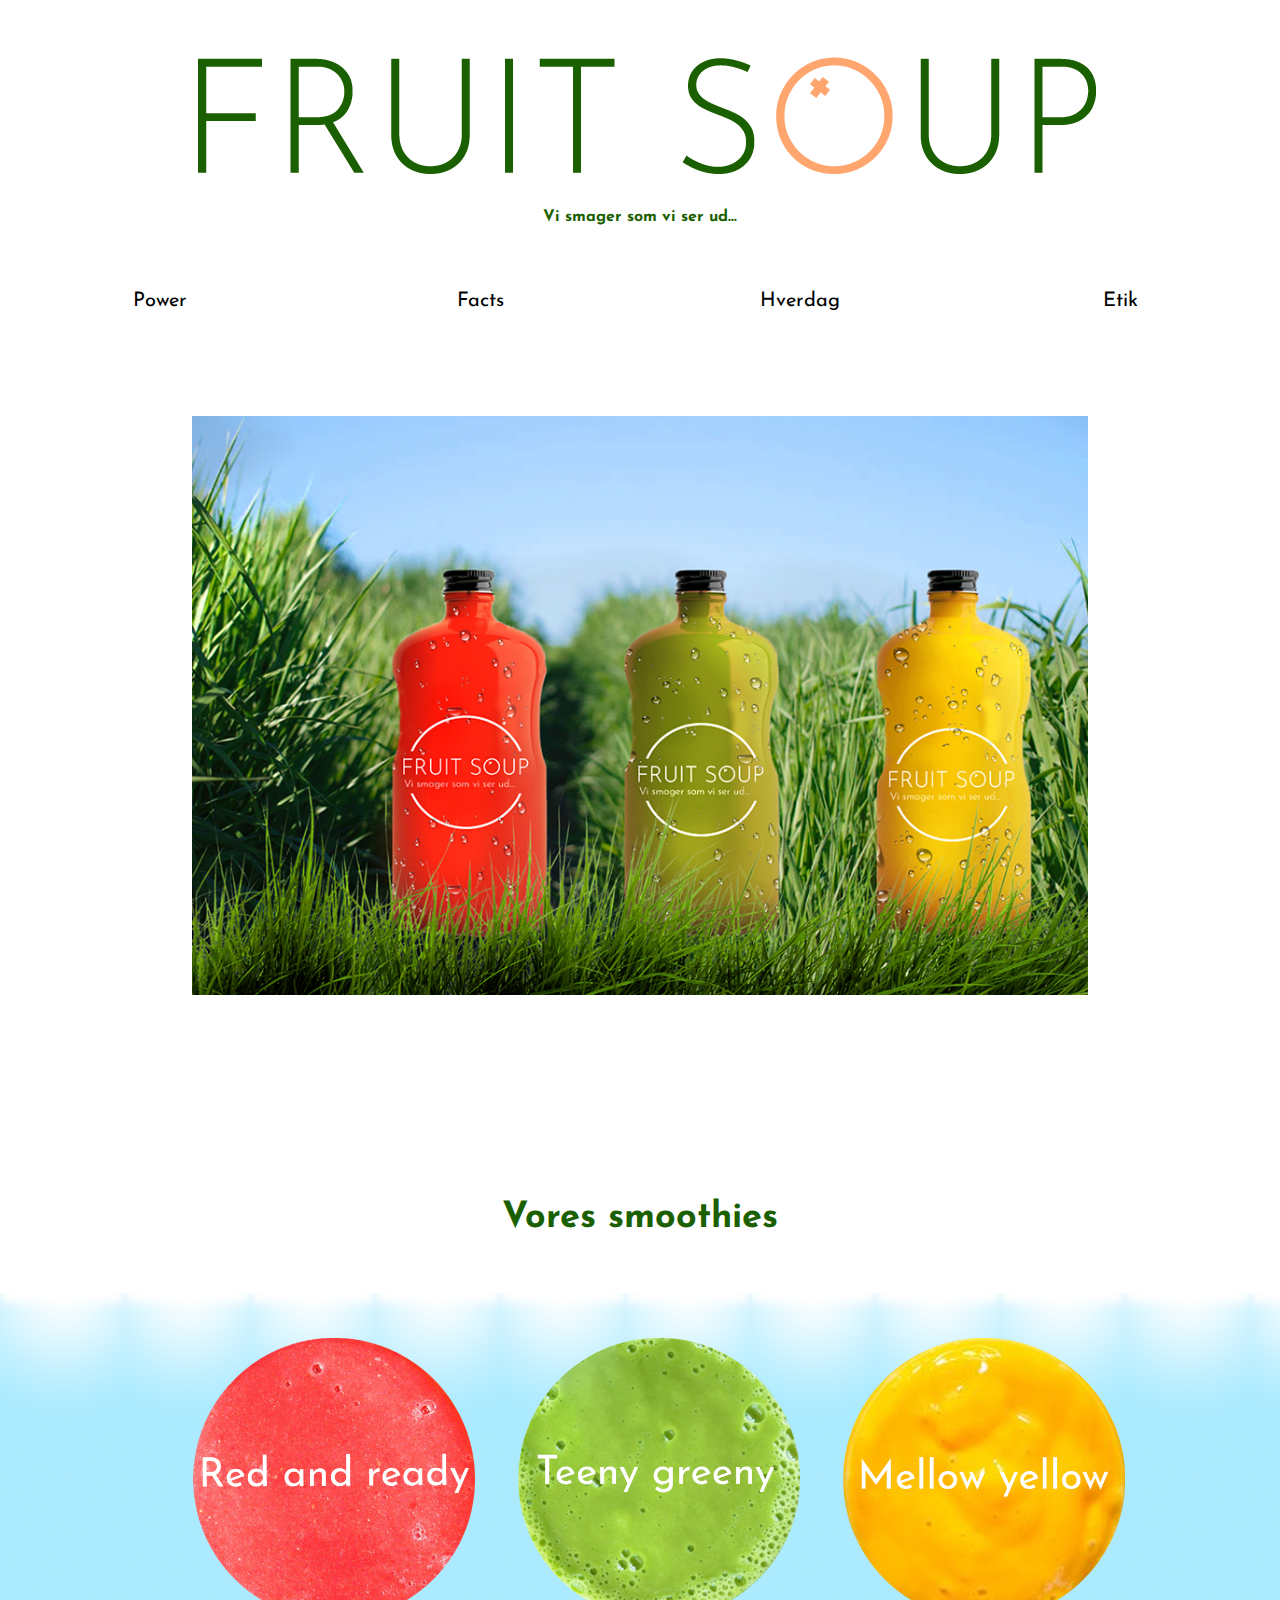
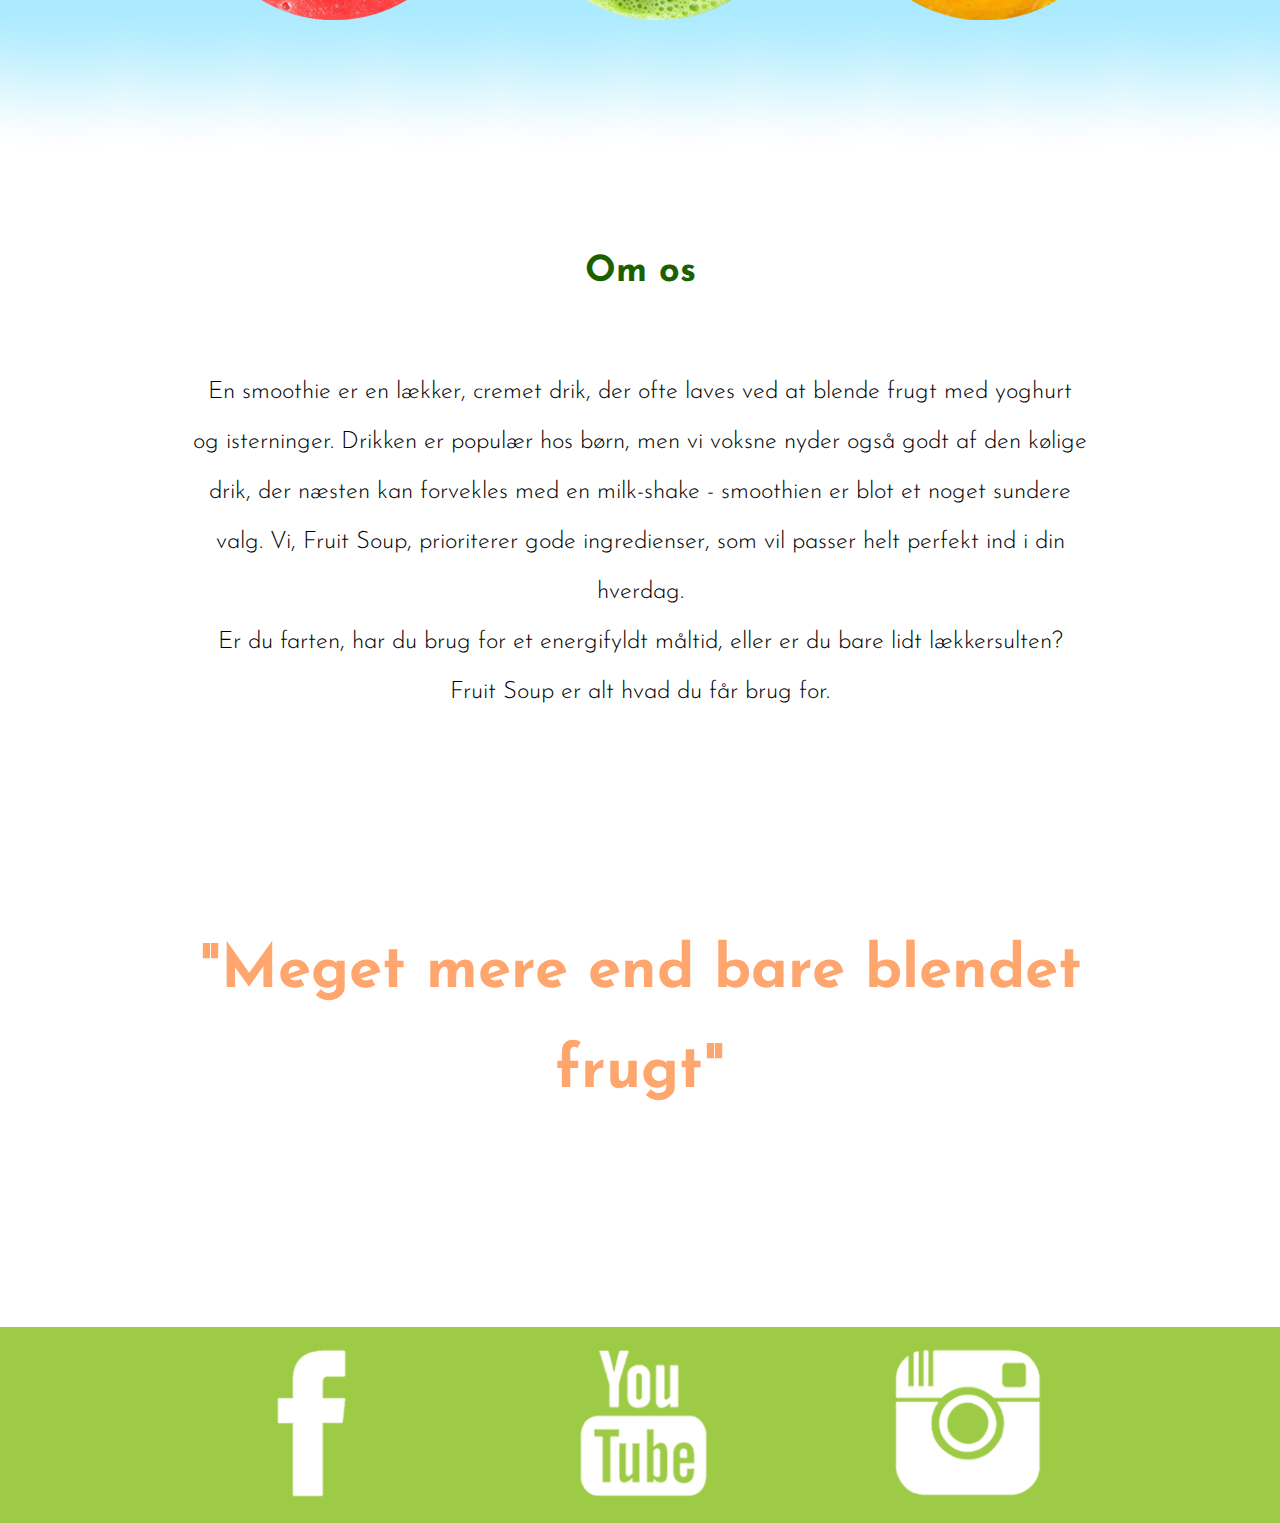
<file: tema2/index.html>
<!DOCTYPE html>
<html>
<head>
    <meta charset="utf-8">
    <meta name="viewport" content="width=device-width, initial-scale=1.0" >
    <link href="index.css" rel="stylesheet" type="text/css">
    <link href="https://fonts.googleapis.com/css?family=Josefin+Sans:300,400" rel="stylesheet">
    <title>Fruit Soup</title>


</head>

<body>

  <!-- skal der være en wrapper? og hvad gør den?-->
<a href="index.html">
  <center>
  <figure>
    <img class="logo" src="img/fuitsouplogo960.png" alt="fruitsoup" style="width:960;height:128">
  </figure>
</a>

  <h1>Vi smager som vi ser ud...</h1>

  <!--Navi bar-->
  <nav class= "topnav">
    <!--a class="active" href="index.html"></a>-->
    <a href="power.html">Power</a>
    <a href="facts.html">Facts</a>
    <a href="hverdag.html">Hverdag</a>
    <a href="etik.html">Etik</a>
   </nav>

   <img class="grass" src="img/grass.jpg" alt="smoothies" style="width:100%;height:auto;">


   <h2>Vores smoothies</h2>
   <center>
    <div class="smoot">
     <img class="cirkel" src="img/red.png" alt="red smoothie" style="width:500;height:500;">
     <img class="cirkel" src="img/green.png" alt="green smoothie" style="width:500;height:500;">
     <img class="cirkel" src="img/yellow.png" alt="yellow smoothie" style="width:500;height:500">
   </div>
  </center>


   <h2 class="om" >Om os</h2>
   <p> En smoothie er en lækker, cremet drik, der ofte laves ved at blende frugt med yoghurt og isterninger. Drikken er populær hos børn, men vi voksne nyder også godt af den kølige drik, der næsten kan forvekles med en milk-shake - smoothien er blot et noget sundere valg. Vi, Fruit Soup, prioriterer gode ingredienser, som vil passer helt perfekt ind i din hverdag. <br> Er du farten, har du brug for et energifyldt måltid, eller er du bare lidt lækkersulten? <br> Fruit Soup er alt hvad du får brug for.
   </p>

   <h3>"Meget mere end bare blendet frugt" </h3>

   <footer class="page-footer">
    <ul>
      <a href="https://www.facebook.com/Shrek/?fref=ts" target="_blank">
        <img class="knap" src="img/facebook.png" alt="facebook" style="width:200;height:200;">
      </a>
      <a href="https://www.youtube.com/watch?v=Uo2SNtFofWI" target="_blank">
        <img class="knap" src="img/youtube.png" alt="youtube" style="width:200;height:200;">
      </a>
      <a href="https://www.instagram.com/shrek._.fanpage/?hl=da" target="_blank">
        <img class="knap" src="img/instagram.png" alt="instagram" style="width:200;height:200;">
      </a>
    </ul>
  </footer>
</file>
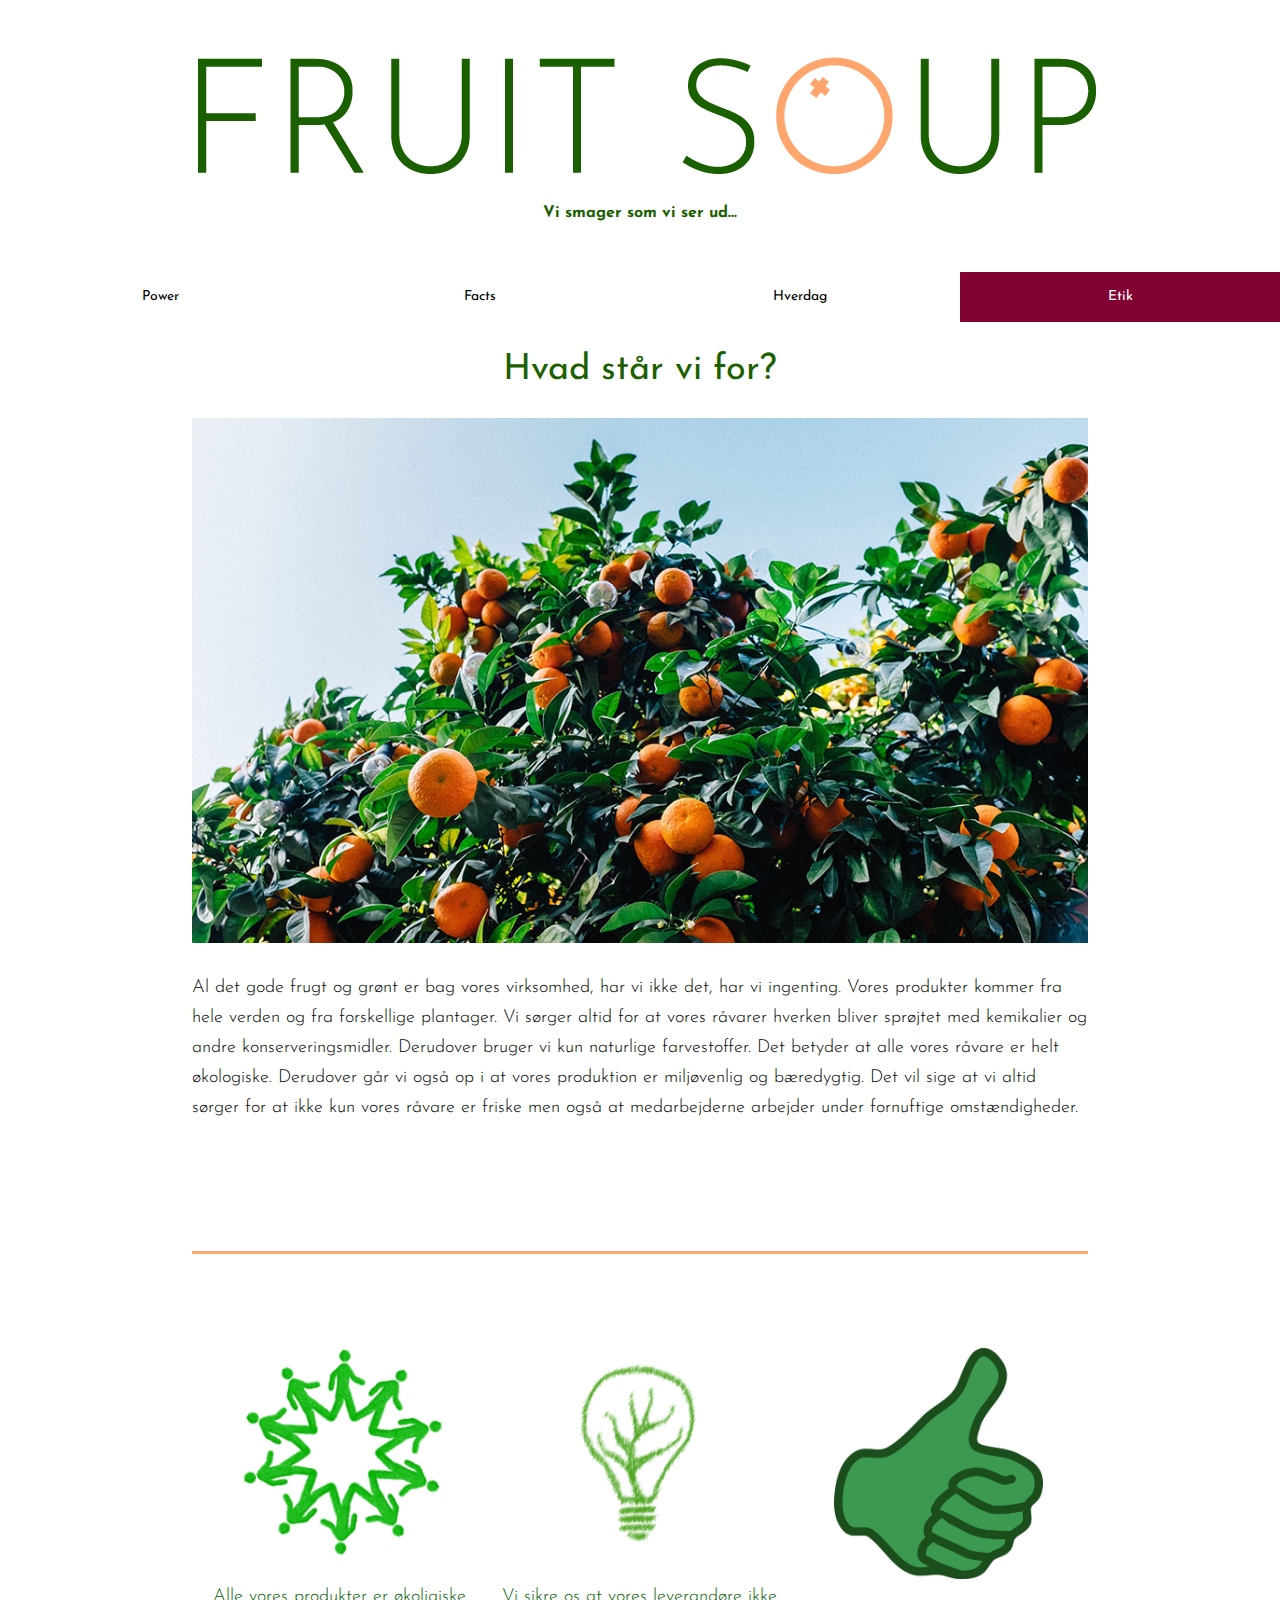
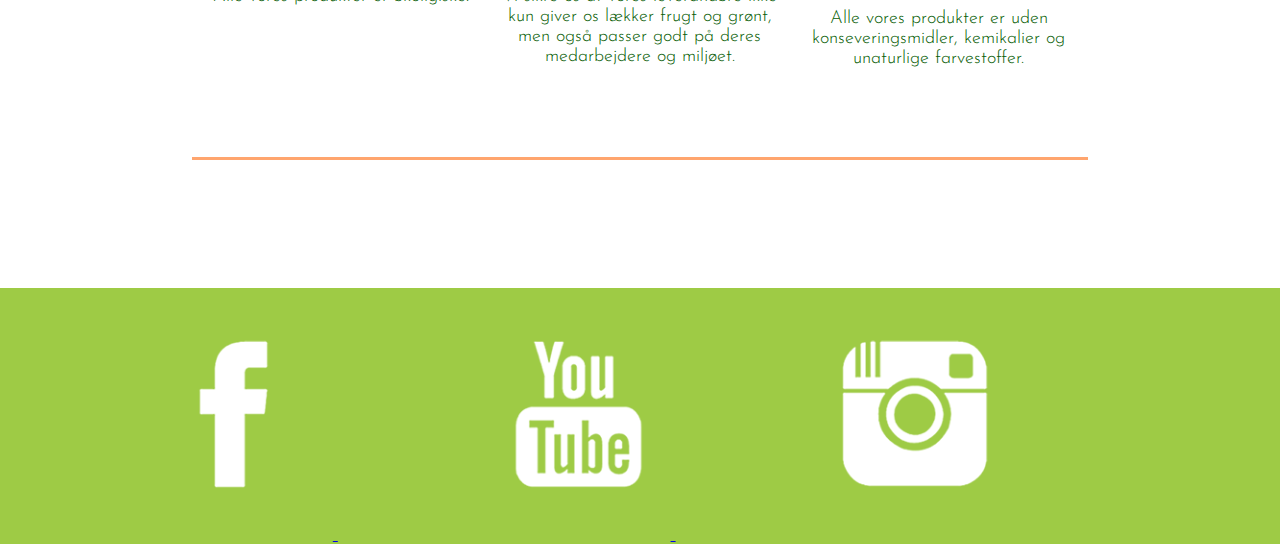
<file: tema2/etik.html>
<!DOCTYPE html>
<html>
<head>
  <!-- Kode så hjemmesiden kan jusetere sig selv på alle enheder -->
  <meta name="viewport" content="width=device-width, initial-scale=1.0">
  <meta charset="utf-8">

  <!-- Font Family-->
  <link href="https://fonts.googleapis.com/css?family=Josefin+Sans:300,400" rel="stylesheet">

  <link href="etik.css" type="text/css" rel="stylesheet">

  <title> Etik </title>
</head>

<body>

 <!-- LOGO -->
 <a href="index.html">
<img src="img/fuitsouplogo960.png" alt="Fruit Soup" style="width:960;height:128" class="logo"> </a>
  <h1>Vi smager som vi ser ud...</h1>

  <!--Navi bar-->
    <nav class= "topnav">
      <!--a class="active" href="index.html"></a>-->
      <a href="power.html">Power</a>
      <a href="facts.html">Facts</a>
      <a href="hverdag.html">Hverdag</a>
      <a class="active" href="etik.html">Etik</a>
     </nav>
  <!-- Navi bar slut-->

  <h2> Hvad står vi for? </h2>

  <img class="appelsin" src = "img/fruit.jpg" alt="Appensintræ">

  <p class="tekst">
   Al det gode frugt og grønt er bag vores virksomhed, har vi ikke det, har vi ingenting. Vores produkter kommer fra hele verden og fra forskellige plantager. Vi sørger altid for at vores råvarer hverken bliver sprøjtet med kemikalier og andre konserveringsmidler. Derudover bruger vi kun naturlige farvestoffer. Det betyder at alle vores råvare er helt økologiske. Derudover går vi også op i at vores produktion er miljøvenlig og bæredygtig. Det vil sige at  vi altid sørger for at ikke kun vores råvare er friske men også at medarbejderne arbejder under fornuftige omstændigheder.
  </p>

<!-- Billeder med tekst-->
  <div class="billeder">
  <figure class="eco">
    <img src="img/eco.jpg">
    <figcaption> Alle vores produkter er økoligiske. </figcaption>
  </figure>

  <figure class="dygtig">
    <img src="img/dygtig.jpg">
    <figcaption> Vi sikre os at vores leverandøre ikke kun giver os lækker frugt og grønt, men også passer godt på deres medarbejdere og miljøet. </figcaption>
  </figure>

  <figure class="hand">
    <img src="img/thumb.jpg">
    <figcaption> Alle vores produkter er uden konseveringsmidler, kemikalier og unaturlige farvestoffer. </figcaption>
  </figure>
 </div>
 <!-- Billeder med tekst slut -->

<!-- FOOTER -->
 <footer class="page-footer">
      <a href="https://www.facebook.com/Shrek/?fref=ts" target="_blank">
         <img class="knap" src="img/facebook.png" alt="facebook" style="width:200;height:200;">
       </a>
      <a href="https://www.youtube.com/watch?v=Uo2SNtFofWI" target="_blank">
         <img class="knap" src="img/youtube.png" alt="youtube" style="width:200;height:200;">
       </a>
     <a href="https://www.instagram.com/shrek._.fanpage/?hl=da" target="_blank">
         <img class="knap" src="img/instagram.png" alt="instagram" style="width:200;height:200;">
       </a>
   </footer>
  <!-- FOOTER SLUT-->


</body>
</html>
</file>
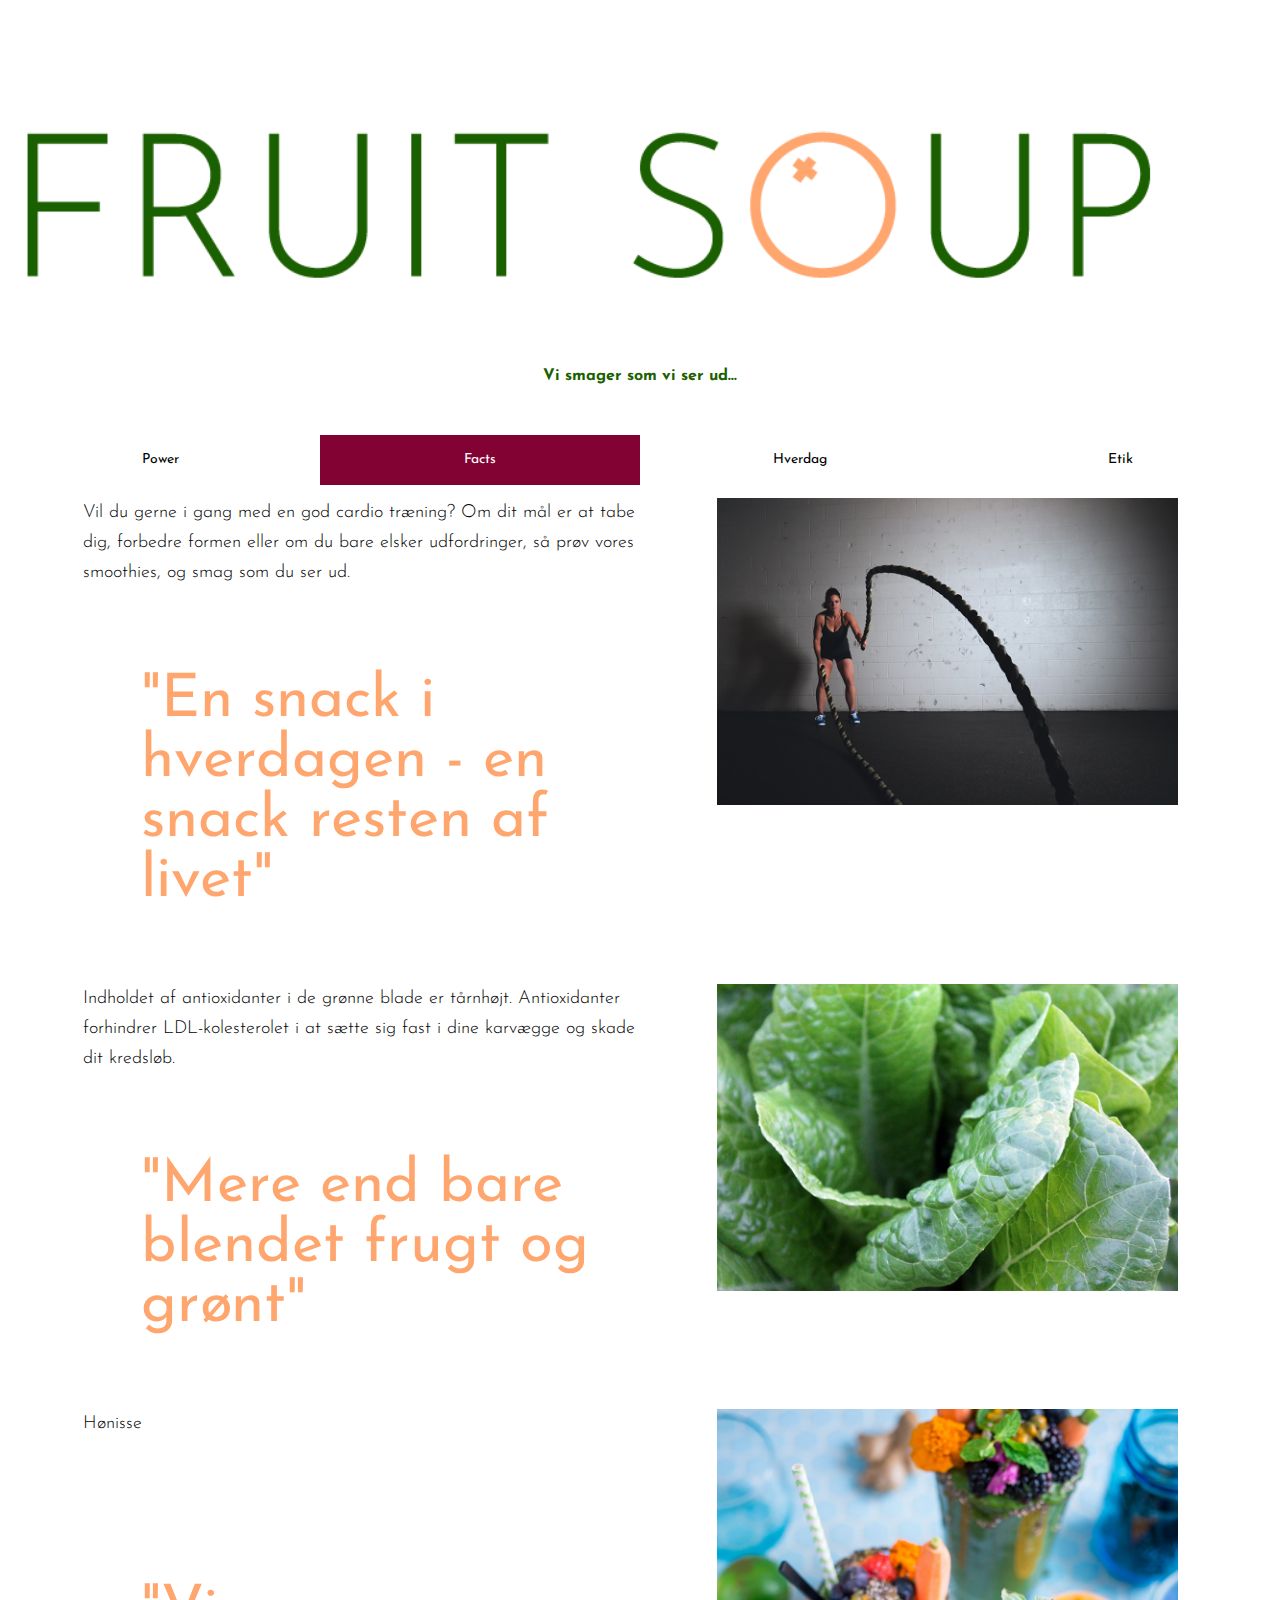
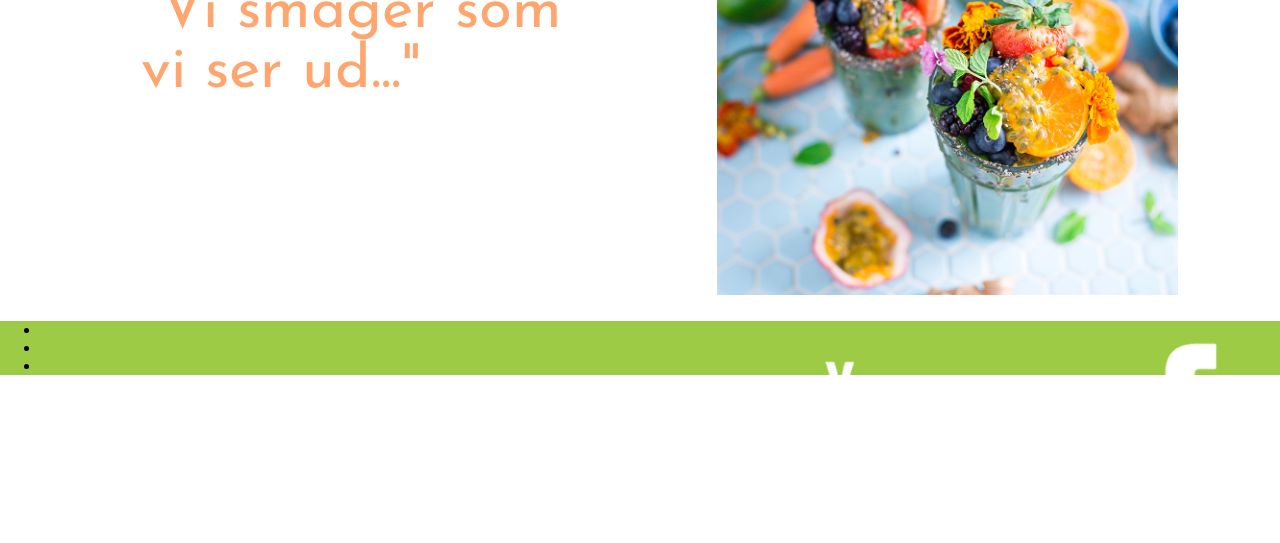
<file: tema2/facts.html>
<!DOCTYPE html>
<html lang="da">
<head>
<!--- Nedenstående er koden for at min hjemmeside er på dansk, med æ,ø og å -->
<meta http-equiv="content-type" content="text/html; charset=utf-8"/>

<!--- nedenstående er link til mit CSS -->
  <link href="facts.css" type="text/css" rel="stylesheet">

  <!--- Nedenstående er koden for at min hjemmeside strækker 100 %, afhængigt af enhedens skærmstørrelse -->
  <meta name="viewport" content="width=device-width, initial-scale=1.0">

<link href="https://fonts.googleapis.com/css?family=Josefin+Sans:300,400" rel="stylesheet">

<title>Smoothies i træningen</title>
</head>

<body>

  <figure>
    <a href="index.html">
<img src="img/fuitsouplogo960.png" alt="Fruit Soup" style="width:960;height:128" class="logo"> </a>
</figure>

   <h1>Vi smager som vi ser ud...</h1>

   <!--Navi bar-->
   <nav class= "topnav">
     <!--a class="active" href="index.html"></a>-->
     <a href="power.html">Power</a>
     <a class="active" href="facts.html">Facts</a>
     <a href="hverdag.html">Hverdag</a>
     <a href="etik.html">Etik</a>
    </nav>

<div class="box">
    <img src="img/trening.jpg" alt="træning" width="960" height="640">

   <p>Vil du gerne i gang med en god cardio træning? Om dit mål er at tabe dig, forbedre formen eller om du bare elsker udfordringer, så prøv vores smoothies, og smag som du ser ud.</p>
<h3>"En snack i hverdagen - en snack resten af livet"</h3>

</div>

<div class="box">
  <img src="img/spinat.jpg" alt="spinat" width="960" height="640">
<p>Indholdet af antioxidanter i de grønne blade er tårnhøjt. Antioxidanter forhindrer LDL-kolesterolet i at sætte sig fast i dine karvægge og skade dit kredsløb.</p>
<h3>"Mere end bare blendet frugt og grønt"</h3>

</div>

<div class="box">
  <img src="img/smoothie.jpg" alt="smoothie" width="960" height="1012">
  <p>Hønisse
  </p>
<h3>"Vi smager som vi ser ud..."</h3>

</div>


<footer class="pagefooter">
      <ul>
        <li><a href="https://www.facebook.com/Shrek/?fref=ts" target="_blank">
          <img class="knap" src="img/facebook.png" alt="facebook" style="width:200;height:200;">
        </a></li>
        <li><a href="https://www.youtube.com/watch?v=Uo2SNtFofWI" target="_blank">
          <img class="knap" src="img/youtube.png" alt="youtube" style="width:200;height:200;">
        </a></li>
      <li><a href="https://www.instagram.com/shrek._.fanpage/?hl=da" target="_blank">
          <img class="knap" src="img/instagram.png" alt="instagram" style="width:200;height:200;">
        </a></li>
      </ul>
</footer>


</body>
</html>
</file>
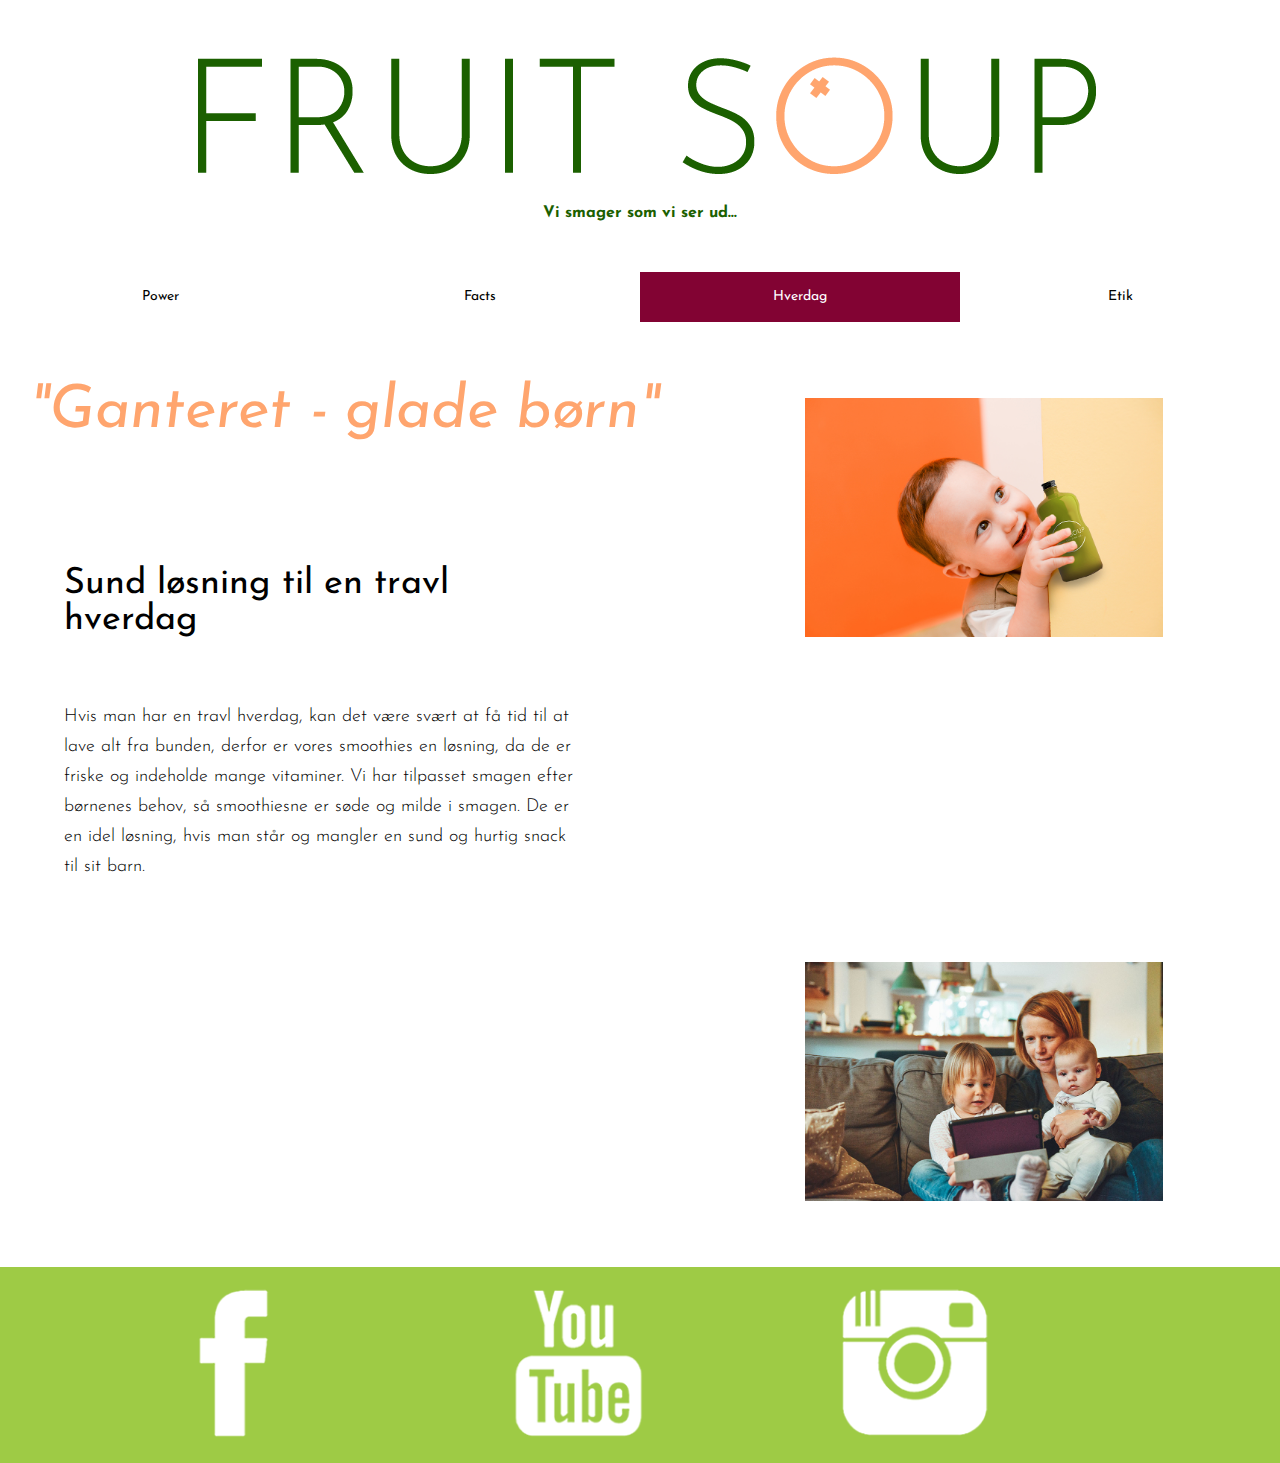
<file: tema2/hverdag.html>
<!DOCTYPE html>
<html>
<head>
    <meta charset="utf-8">
    <meta name="viewport" content="width=device-width, initial-scale=1.0" >
    <link href="hverdag.css" rel="stylesheet" type="text/css">
    <link href="https://fonts.googleapis.com/css?family=Josefin+Sans:300,400" rel="stylesheet">
    <title>Til hverdagen</title>
</head>
<body>
  <!--<div class="tilhverdagen">????-->
  <!--logo-->
  <a href="index.html">
<img src="img/fuitsouplogo960.png" alt="Fruit Soup" style="width:960;height:128" class="logo"> </a>  <!--logo slut-->
<!--motto-->
 <h1>Vi smager som vi ser ud...</h1>
<!--motto-->
<!--Navi bar-->
  <nav class= "topnav">
    <!--a class="active" href="index.html"></a>-->
    <a href="power.html">Power</a>
    <a href="facts.html">Facts</a>
    <a class="active" href="hverdag.html">Hverdag</a>
    <a href="etik.html">Etik</a>
  </nav>
  <article>
   <figure>
    <img src="img/babysmoothieny960.jpg" alt="baby with smoothie" style="width:960;height;641">
   </figure>
    <h3>"Ganteret - glade børn"</h3>
    <h2>Sund løsning til en travl hverdag</h2>
    <p>Hvis man har en travl hverdag, kan det være svært at få tid til at lave alt
      fra bunden, derfor er vores smoothies en løsning, da de er friske og indeholde
      mange vitaminer. Vi har tilpasset smagen efter børnenes behov, så smoothiesne
      er søde og milde i smagen. De er en idel løsning, hvis man står og mangler en
      sund og hurtig snack til sit barn.</p>
  <figure>
    <img class="flex" src="img/momchildren960.jpg" alt="mom with her children" style="width960;height641;">
  </figure>
  </article>
  <footer class="page-footer">
        <a href="https://www.facebook.com/Shrek/?fref=ts" target="_blank">
          <img class="knap" src="img/facebook.png" alt="facebook" style="width:200;height:200;">
        </a>
        <a href="https://www.youtube.com/watch?v=Uo2SNtFofWI" target="_blank">
          <img class="knap" src="img/youtube.png" alt="youtube" style="width:200;height:200;">
        </a>
        <a href="https://www.instagram.com/shrek._.fanpage/?hl=da" target="_blank">
          <img class="knap" src="img/instagram.png" alt="instagram" style="width:200;height:200;">
        </a>
  </footer>

</body>
</html>
</file>
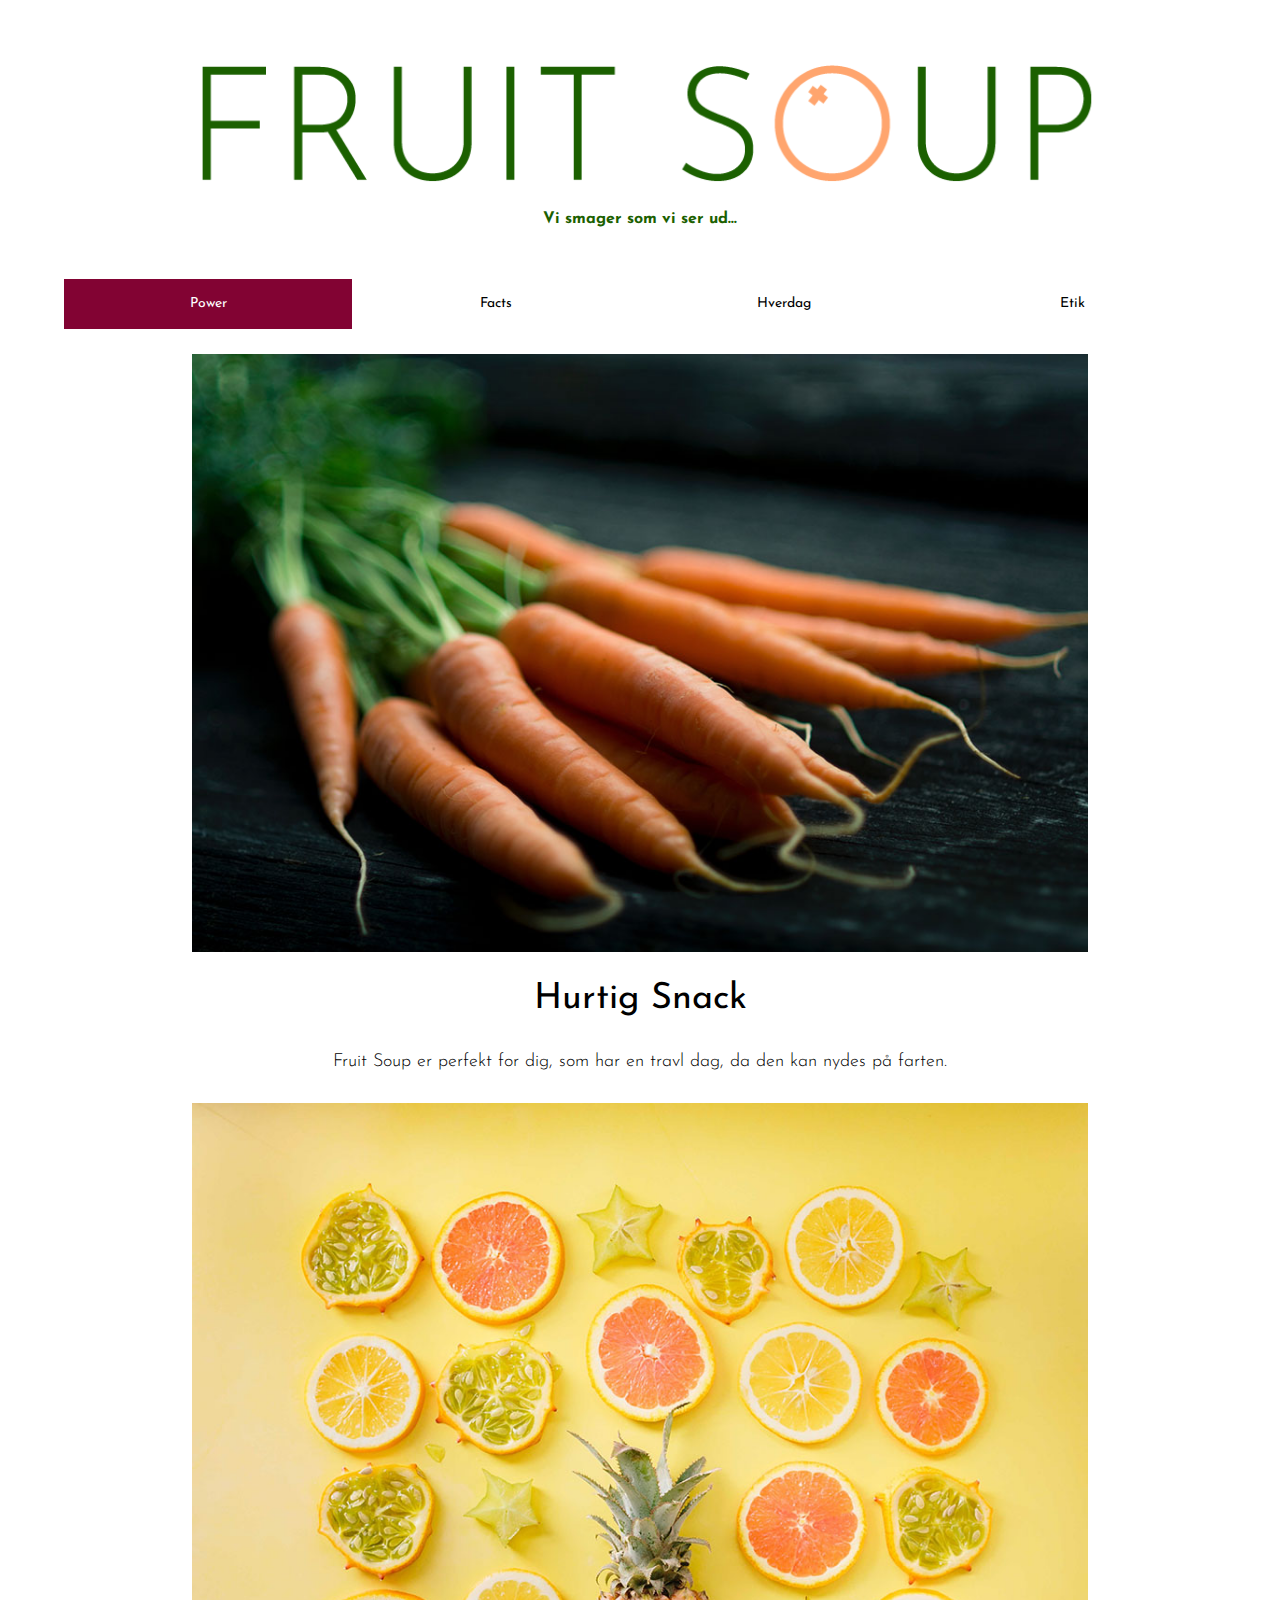
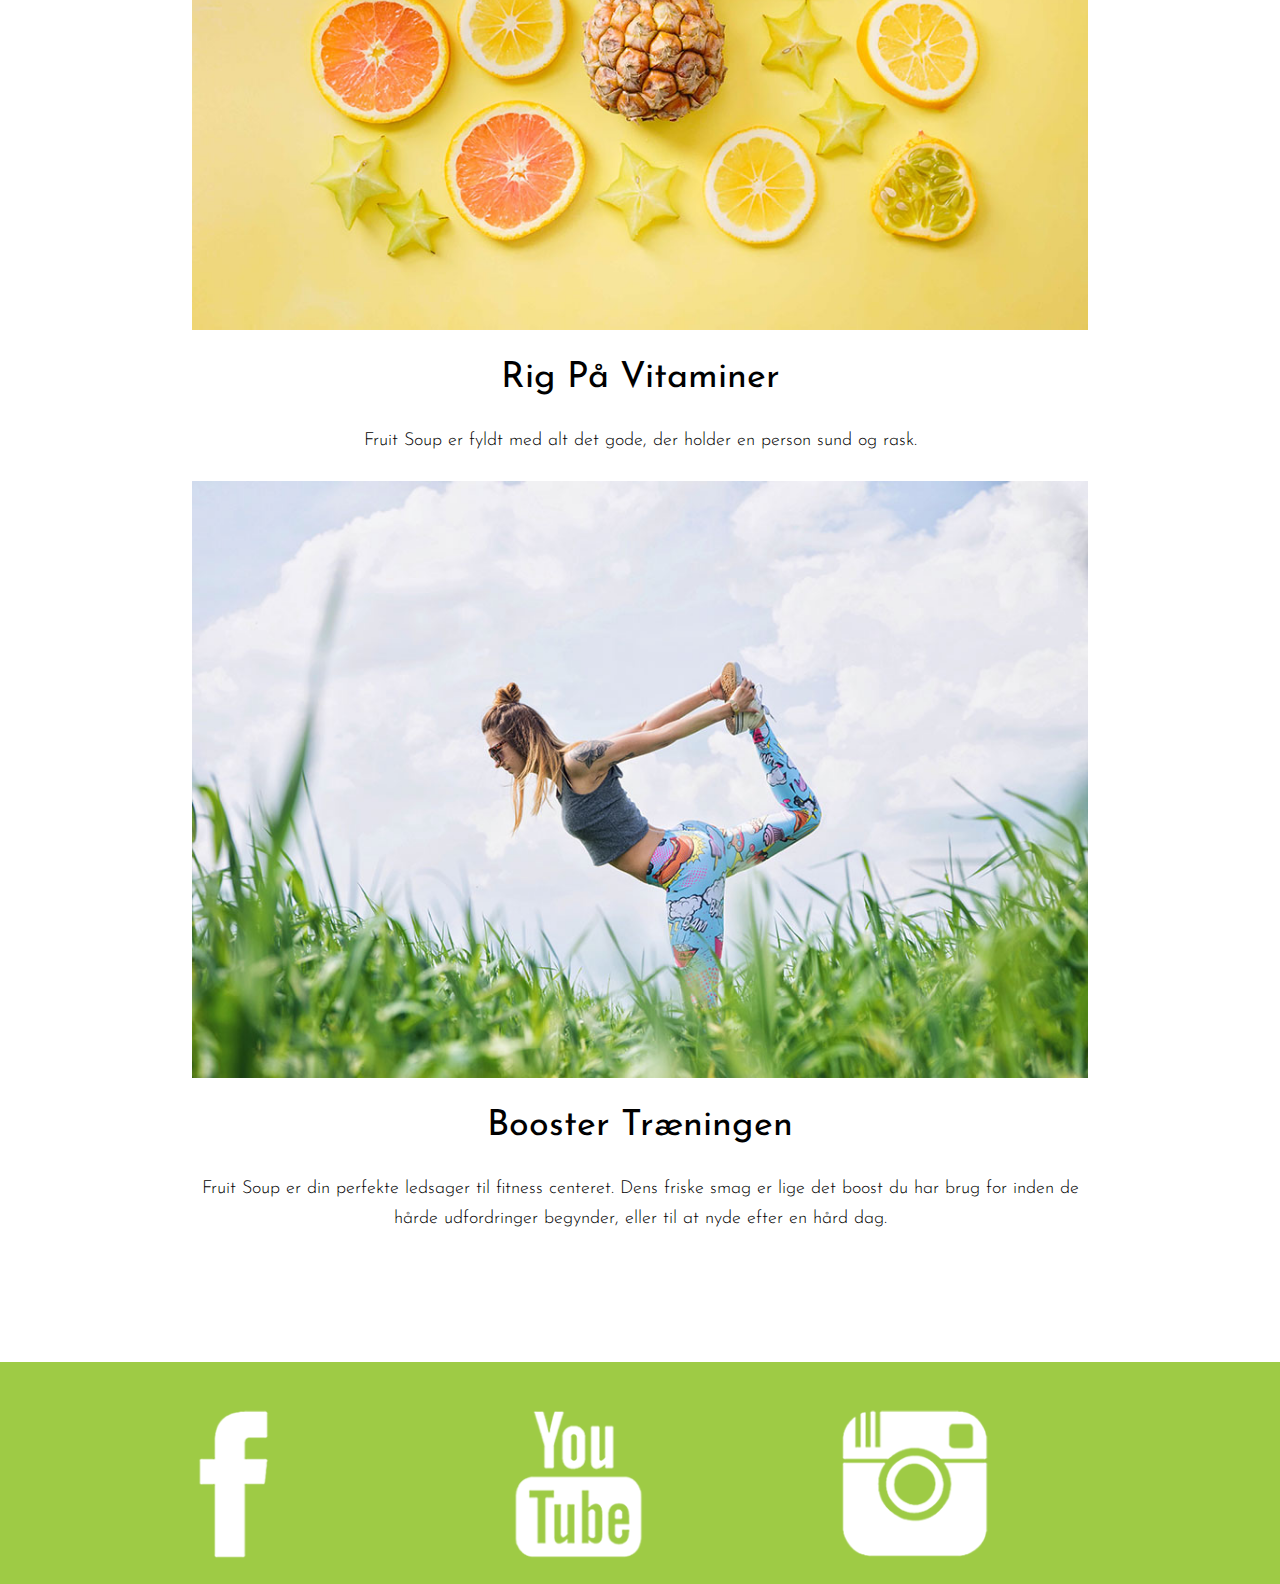
<file: tema2/power.html>
<!DOCTYPE html>
<html lang="da">
<head>
  <meta charset="utf-8">
  <meta name="viewport" content="width=device-width, initial-scale=1.0">
  <link href="power.css" type="text/css" rel="stylesheet">
  <link href="https://fonts.googleapis.com/css?family=Josefin+Sans:300,400"
  rel="stylesheet">
  <title>Power</title>
  </head>
<body>
  <header>
    <a href="index.html">
<img src="img/fuitsouplogo960.png" alt="Fruit Soup" style="width:960;height:128" class="logo"> </a> <!--  logo billede her -->
<h1>Vi smager som vi ser ud...</h1>
<!--Navi bar-->
  <nav class= "topnav">
    <a class="active" href="power.html">Power</a>
    <a href="facts.html">Facts</a>
    <a href="hverdag.html">Hverdag</a>
    <a href="etik.html">Etik</a>
   </nav>

  </header>
<figure>
    <img src="img/Hurtigsnack960.jpg" alt="Hurtig snack">
<h2> Hurtig Snack</h2> <!-- Første billede-->
</figure>
<p> Fruit Soup er perfekt for dig, som har en travl dag, da den kan nydes på farten.
</p>
<figure>
  <img src="img/Vitaminer960.jpg" alt="Vitaminer">
  <h2> Rig På Vitaminer</h2> <!-- Andet billede-->
</figure>
<p> Fruit Soup er fyldt med alt det gode, der holder en person sund og rask.
</p>
<figure>
  <img src="img/Fitness960.jpg" alt="Fitness">
  <h2> Booster Træningen</h2> <!-- Tredje billede-->
</figure>
<p> Fruit Soup er din perfekte ledsager til fitness centeret. Dens friske
  smag er lige det boost du har brug for inden de hårde udfordringer begynder,
  eller til at nyde efter en hård dag.
</p>
  <footer class="page-footer">
  <!--sociale links-->
      <a href="https://www.facebook.com/Shrek/?fref=ts" target="_blank">
        <img class="knap" src="img/facebook.png" alt="facebook" style="width:200;height:200;">
      </a>
      <a href="https://www.youtube.com/watch?v=Uo2SNtFofWI" target="_blank">
        <img class="knap" src="img/youtube.png" alt="youtube" style="width:200;height:200;">
      </a>
      <a href="https://www.instagram.com/shrek._.fanpage/?hl=da" target="_blank">
        <img class="knap" src="img/instagram.png" alt="instagram" style="width:200;height:200;">
      </a>
  </footer>
</body>
</html>
</file>
<file: tema2/index.css>
* {
  box-sizing: border-box;
  padding: 0px;
  margin: 0px;
}

body {
  font-family: 'Josefin Sans', sans-serif;
}

.grass {
  max-width: 70%;
  margin: auto;
  display: block;
}

.logo {
  max-width: 100%;
  height: auto;
  padding-top: 4%;
  padding-bottom: 2%;
  margin: auto;
}

/*motto*/
h1 {
  font-size: 16px;
  color: #1b6000;
  max-width: 70%;
  margin: auto;
  padding-bottom: 4%;
  text-align: center;
}

.grass {
  padding-top: 7%;
  padding-bottom: 16%;
}

h2 {
  font-size: 20px;
  text-align:center;
  color: #1b6000;
  padding-bottom: 4%;
}

.om {
  padding-top: 8%;
}

.cirkel {
  width: 45%;
  display: block;
  margin: auto;
  max-width: 500px;
  padding-bottom: 10%;
}

p {
  font-weight: 300;
  font-size: 14px;
  max-width: 70%;
  margin: auto;
  padding-top: 2%;
  line-height: 20px;
  text-align: center;

}

h3 {
  font-size: 45px;
  color: #ffa56e;
  max-width: 70%;
  margin: auto;
  padding-top: 16%;
  padding-bottom: 16%;
  line-height: 70px;
}


/*Navigationsbar*/
.topnav {
  overflow: hidden;
  background-color: white;
  top: 0;
  width: 100%;
  height: 50px;
}

.topnav a {
  float: left;
  display: block;
  color: black;
  text-align: center;
  text-decoration: none;
  font-size: 14px;
  font-family: "Josefin Sans", sans-serif;
  height: 100%;
  width: 25%;
  line-height: 50px;

}

.topnav a:hover {
  background-color: #ddd;
  color: black;
}

.topnav a.active {
    background-color: #820333;
    color: white;
}

.page-footer {
  background-color: #9ecb45;
  /*padding: 1em;*/
  text-decoration: none;
  margin: auto;
}

.knap {
  width: 15%;
  display: inline;
  max-width: 200px;
  margin-left: 5%;
  margin-right: 5%;
  text-decoration: none;

}


a {
  text-decoration: none;
}

.smoot {
  background-image: url(img/gradient.jpg);
  background-size: contain;
}

@media only screen and (min-width: 700px) {

.cirkel {
  display: inline;
  max-width: 70%;
  margin: auto;
  width: 25%;
  padding-left: 3%;
  padding-top: 4%;
}

/*motto*/
h1 {
  font-size: 16px;
  color: #1b6000;
  max-width: 70%;
  margin: auto;
  padding-bottom: 4%;
  text-align: center;
}

.topnav a {
  font-size: 20px;
}

h2 {
  font-size: 36px;
}

h3 {
  font-size: 60px;
  text-align: center;
  line-height: 100px;
}

p {
  font-size: 24px;
  max-width: 70%;
  margin: auto;
  padding-top: 2%;
  line-height: 50px;
  text-align: center;
  font-weight: 300;
</file>
<file: tema2/etik.css>
*{
  box-sizing: border-box;
  padding: 0px;
  margin: 0px;
}

body{
font-family:"Josefin Sans", sans-serif;
}

.logo {
  max-width: 100%;
  height: auto;
  padding-top: 4%;
  padding-bottom: 2%;
  margin: auto;
}

/*motto*/
h1 {
  font-size: 16px;
  color: #1b6000;
  max-width: 70%;
  margin: auto;
  padding-bottom: 4%;
  text-align: center;
}


/*Navigationsbar*/
.topnav {
  overflow: hidden;
  background-color: white;
  top: 0;
  width: 100%;
  height: 50px;
}

.topnav a {
  float: left;
  display: block;
  color: black;
  text-align: center;
  text-decoration: none;
  font-size: 14px;
  height: 100%;
  width: 25%;
  line-height: 50px;
}

.topnav a:hover {
  background-color: #ddd;
  color: black;
}

.topnav a.active {
    background-color: #820333;
    color: white;
}
 /* Navigation slut*/

/*Overskrift*/
h2 {
  margin-top: 30px;
  color: #1b6000;
  text-align: center;
  font-weight: 400;
  font-size: 20px;
}

/*Store Billede*/
img {
  display: block;
  margin: auto;
  margin-top: 30px;
  max-width: 70%;
  height: auto;
  margin-bottom: 30px;
}

/*Brødtekst*/
.tekst{
  color: black;
  max-width: 70%;
  margin: auto;
  text-align: left;
  font-size: 14px;
  line-height: 20px;
  font-weight: 300;
  margin-bottom: 10%;
}

/*Billeder med tekst*/
figure {
  max-width: 55%;
  margin: auto;
  text-align: center;
  color: #055B02;
  /*margin-top: 0px;
  padding-top: 0px;
  padding-bottom: 0px;*/
  font-weight: 300;
  font-size: 14px;
  line-height: 20px;
}

.eco {
  border-top: 3px solid #ffa56e;
}

.hand {
  border-bottom:3px solid #ffa56e;
  padding-bottom: 7%;
  margin-bottom: 10%;
}

/*Footer style*/
.page-footer {
  background-color: #9ecb45;
  /*padding: 1em;*/
  text-decoration: none;
}

.knap {
  width: 15%;
  display: inline;
  max-width: 200px;
  margin-left: 11%;
  text-decoration: none;
}
/*Footer style slut*/


/*Kode til skærm over 700px*/
@media screen and (min-width: 700px){
/*Overskrift*/
  h2{
    font-size: 36px;
  }

/*Brødtekst*/
  .tekst{
    font-size: 18px;
    max-width: 70%;
    line-height: 30px;
    }

/*Billeder med tekst*/
  .billeder{
    max-width: 70%;
    margin: auto;
    margin-bottom: 10%;
    padding-bottom: 7%;
    padding-top: 5%;
    border-top: 3px solid #ffa56e;
    border-bottom: 3px solid #ffa56e;
}

  figure{
  display: inline-block;
}

  .eco {
    float: left;
    width: 33.33%;
    border-top: none;
  }

  .dygtig {
    float: none;
    width: 33.33%;
  }

  .hand {
    float: right;
    width: 33.33%;
    border-bottom: none;
  }

  figcaption{
    font-size: 18px;
  }
  /*Billeder m tekst slut*/
}
</file>
<file: tema2/facts.css>
*{
  box-sizing: border-box;
}

body {
  margin: 0;
  padding: 0;
  height: 100%;
}

.logo{
  width: 100%;
  padding-top: 4%;
  padding-bottom: 2%;
  margin: 5%;
}

.box{
  width: 100%;
  margin: 0%;
}

  h1 {
    font-size: 16px;
    color: #1b6000;
    max-width: 70%;
    margin: auto;
    padding-bottom: 4%;
    text-align: center;
    font-family: "Josefin Sans", sans-serif;
  }

  /*Navigationsbar*/
.topnav {
  overflow: hidden;
  background-color: white;
  top: 0;
  width: 100%;
  height: 50px;
}

.topnav a {
  float: left;
  display: block;
  color: black;
  text-align: center;
  text-decoration: none;
  font-size: 14px;
  font-family: "Josefin Sans", sans-serif;
  height: 100%;
  width: 25%;
  line-height: 50px;

}

.topnav a:hover {
  background-color: #ddd;
  color: black;
}

.topnav a.active {
    background-color: #820333;
    color: white;
}

p {
  font-size: 14px;
  width: 70%;
  margin-left: 15%;
  margin-left: 15%;
  font-family: 'Josefin Sans', sans-serif;
  font-weight: 300;
  line-height: 20px;
}

img {
  width: 70%;
  height: auto;
  margin-left: 15%;
  margin-right: 15%;
  padding-top: 5%;
}

h3{
  width: 100%;
  padding: 10%;
  display: block;
  text-align: left;
  font-family: 'Josefin Sans', sans-serif;
  color: #Ffa56e;
  font-size: 45px;
}


.pagefooter {
  background-color: #9ecb45;
  text-decoration: none;
  clear: both;
}

.knap {
  width: 15%;
  display: inline;
  max-width: 200px;
  margin-left: 11%;
  text-decoration: none;
}

a{
  text-decoration: none;
}

@media screen and (min-width: 700px){

  .box {
      float: left;
      height: auto;
      width: 90%;
      margin: 2%;
      margin-right: 5%;
      margin-top: 1%;
  }

  p {
    font-size: 18px;
    width: 60%;
    float: left;
    padding: 5%;
    padding-top: 0%;
    padding-bottom: 0%;
    margin: 0%;
    line-height: 30px;
  }

  img {
    width: 40%;
    height: auto;
    float: right;
    margin-left: 0%;
    margin-right: 0%;
    padding-top: 0%;
  }

h3{
width: 60%;
  font-size: 60px;
  font-family: 'Josefin Sans', sans-serif;
  font-weight: 400;
  margin: 0%;
  padding-bottom: 3%;
  margin-top: 5%;
}
}
</file>
<file: tema2/hverdag.css>
* {
  box-sizing: border-box;
  font-family: 'Josefin Sans', sans-serif;
}

body {
  overflow-y: scroll;
  margin: 0;
  padding: 0;
  height: 100%;
}

figure {
  /*background-color: red;*/
}

/*logo*/
.logo {
  max-width: 100%;
  height: auto;
  padding-top: 4%;
  padding-bottom: 2%;
  margin: auto;
}
/*logo slut*/

/*motto*/
h1 {
  font-size: 16px;
  text-align: center;
  color: #1b6000;
  max-width: 70%;
  margin: auto;
  padding-bottom: 4%;
}
/*motto slut*/

/*Navigationsbar*/
.topnav {
  overflow: hidden;
  background-color: white;
  top: 0;
  width: 100%;
  height: 50px;
}

.topnav a {
  float: left;
  display: block;
  color: black;
  text-align: center;
  text-decoration: none;
  font-size: 14px;
  font-family: "Josefin Sans", sans-serif;
  height: 100%;
  width: 25%;
  line-height: 50px;

}

.topnav a:hover {
  background-color: #ddd;
  color: black;
}

.topnav a.active {
    background-color: #820333;
    color: white;
}
/*navigationsbar slut*/

img {
  max-width: 70%;
  margin: auto;
  height: auto;
  display: block;
  /*padding: 5%;*/
}

/*overskrift*/
h2 {
  /*background-color: orange;*/
  font-weight: 400;
  font-size: 20px;
  padding: 5%;
  text-align: center;
  display: block;
}

p {
  /*background-color: green;*/
  text-align: center;
  display: block;
  line-height: 20px;
  font-weight: 300;
  font-size: 14px;
  padding: 5%;
  /*overflow: auto;*/
  margin-right: 0;/*margin 0 måske */
}

/*quote*/
h3 {
  color: #ffa56e;
  text-align: center;
  display: block;
  font-style: italic;
  font-weight: 400;
  font-size: 45px;
  padding: 5%

}
/*footer*/
ul {
  margin-bottom: 0;
}

.page-footer {
 background-color: #9ecb45;
 text-decoration: none;
}

.knap {
 width: 15%;
 display: inline;
 max-width: 200px;
 margin-left: 11%;
 text-decoration: none;
}

/*fjerner - - på footer*/
a {
  text-decoration: none;
}

/*sreen must be min 700 px*/
@media screen and (min-width: 700px){
  body{
    /*background-color: blue;
    color: #FFF;*/
  }

  /*motto*/
  /*HJÆLP
  h1 {
    font-size:
  }
*/
  /*overskrift*/
  h2 {
    font-size: 36px;
    display: block;
    float: left;
    text-align: left;
    width: 50%;
    display: block;
    margin: 0;
  }

  /*quote*/
  h3 {
    font-size: 60px;
    font-weight: 400;
    display: block;
    padding: 0%;
  }

  p {
    /*background-color: green;*/
    font-size: 18px;
    line-height: 30px;
    width: 50%;
    text-align: left;
    display: block;
    margin: 0;
    margin-right: 0;
    margin-left: 0;
    /*display: block;*/
    /*float: left;*/
    /*vertical-align: bottom;*/
    /*display: inline-block;*/
    /*position: absolute;*/
  }

  figure {
    max-width: 40%;
    float: right;
    display: block;
  }

  .flex {
    display: flex;
    flex-direction: column;
    clear: both;
    margin-bottom: 50px;
  }

  footer {
    clear: both;
  }
}
</file>
<file: tema2/power.css>
style.css
*{
  box-sizing: border-box;
} /* Havde problemer med at der var mere whitespace på den ene side end den
anden så jeg brugte
https://stackoverflow.com/questions/41405576/margin-right-is-not-working-with-my-html-how-can-i-center-my-content
*/
html{
  width: 100%;
  margin: 0;
  padding: 0;
}
body {
background: white;
  font-family: 'Josefin Sans', sans-serif;
  width: 100%;
  margin-left: auto;
  margin-right: auto;
  margin-bottom: 0;

}
/*Billeder*/
figure {
  margin:0;
  padding:0;
}

img{
  padding: 2.5% 0 0 0;
 margin: auto;
  display: block;
  width: 70%;
  height: auto;
}
/*motto*/
h1 {
  font-size: 16px;
  color: #1b6000;
  max-width: 70%;
  margin: auto;
  padding-bottom: 4%;
  text-align: center;
}
/* Overskrifter*/
h2{
  font-size: 20px;
  text-align: center;
  font-weight:400;
}
/* Brødtekst*/
p {
  margin: auto;
  padding: 0;
  text-align: center;
  max-width:960px;
  max-width: 70%;
  font-weight: 300;
  font-size: 14px;
  line-height: 20px;
}
/*Navigationsbar*/
.topnav {
  overflow: hidden;
  background-color: white;
  top: 0;
  width: 90%;
  height: 50px;
  margin: auto;
}

.topnav a {
  float: left;
  display: block;
  color: black;
  text-align: center;
  text-decoration: none;
  font-size: 14px;
  font-family: "Josefin Sans", sans-serif;
  height: 100%;
  width: 25%;
  line-height: 50px;

}

.topnav a:hover {
  background-color: #ddd;
  color: black;
}

.topnav a.active {
    background-color: #820333;
    color: white;
}
/*Logo udseende*/
.logo {
  width: 100%;
  max-width: 950px;
  margin: auto;
  padding-left: 0;
  padding-right: 0;
  padding-top: 4%;
  padding-bottom: 2%;
  display: block;

}
/* Hvordan footeren fungerer*/
.page-footer {
  background-color: #9ecb45;
  text-decoration: none;
  width: 100%;
  clear: both;
  margin-top: 10%;
}
/*Sociale medier links*/
.knap {
  width: 15%;
  display: inline;
  max-width: 200px;
  margin-left: 11%;
  text-decoration: none;


}
/*Der var nogle underlige sorte streger der dukkede op ved linksne og denne
 kode fjernede dem*/
a {
  text-decoration: none;
}

@media /*screen and */(min-width: 700px){
  body{
    background: white;
    color: #000;}

  p {
    font-size: 18px;
    text-align: center;
    display: block;
    margin: auto;
    max-width: 960px;
    width: 70%;
    line-height: 30px;
  }

  h2{
    font-size: 36px;
  }

img {
display: block;
margin: auto;
max-width: 960px;
padding-top: 2%;
}
}
</file>
